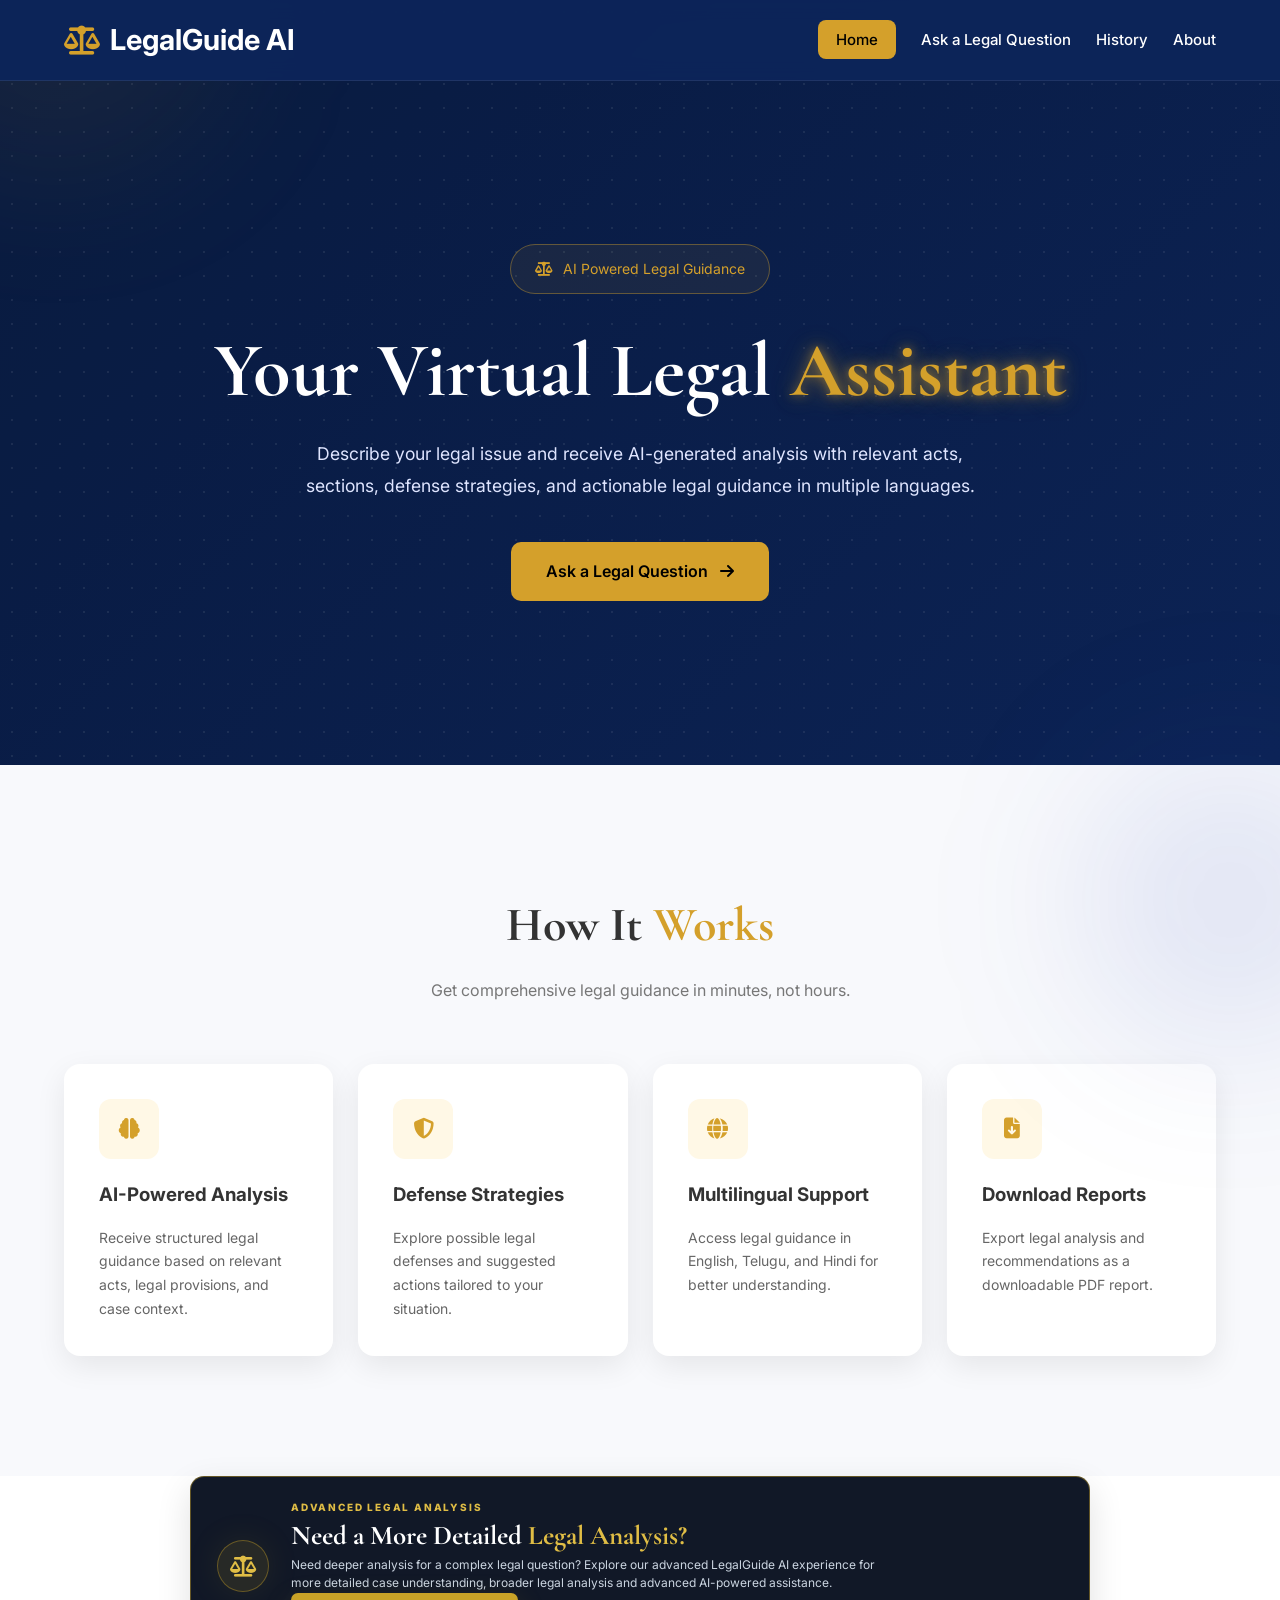
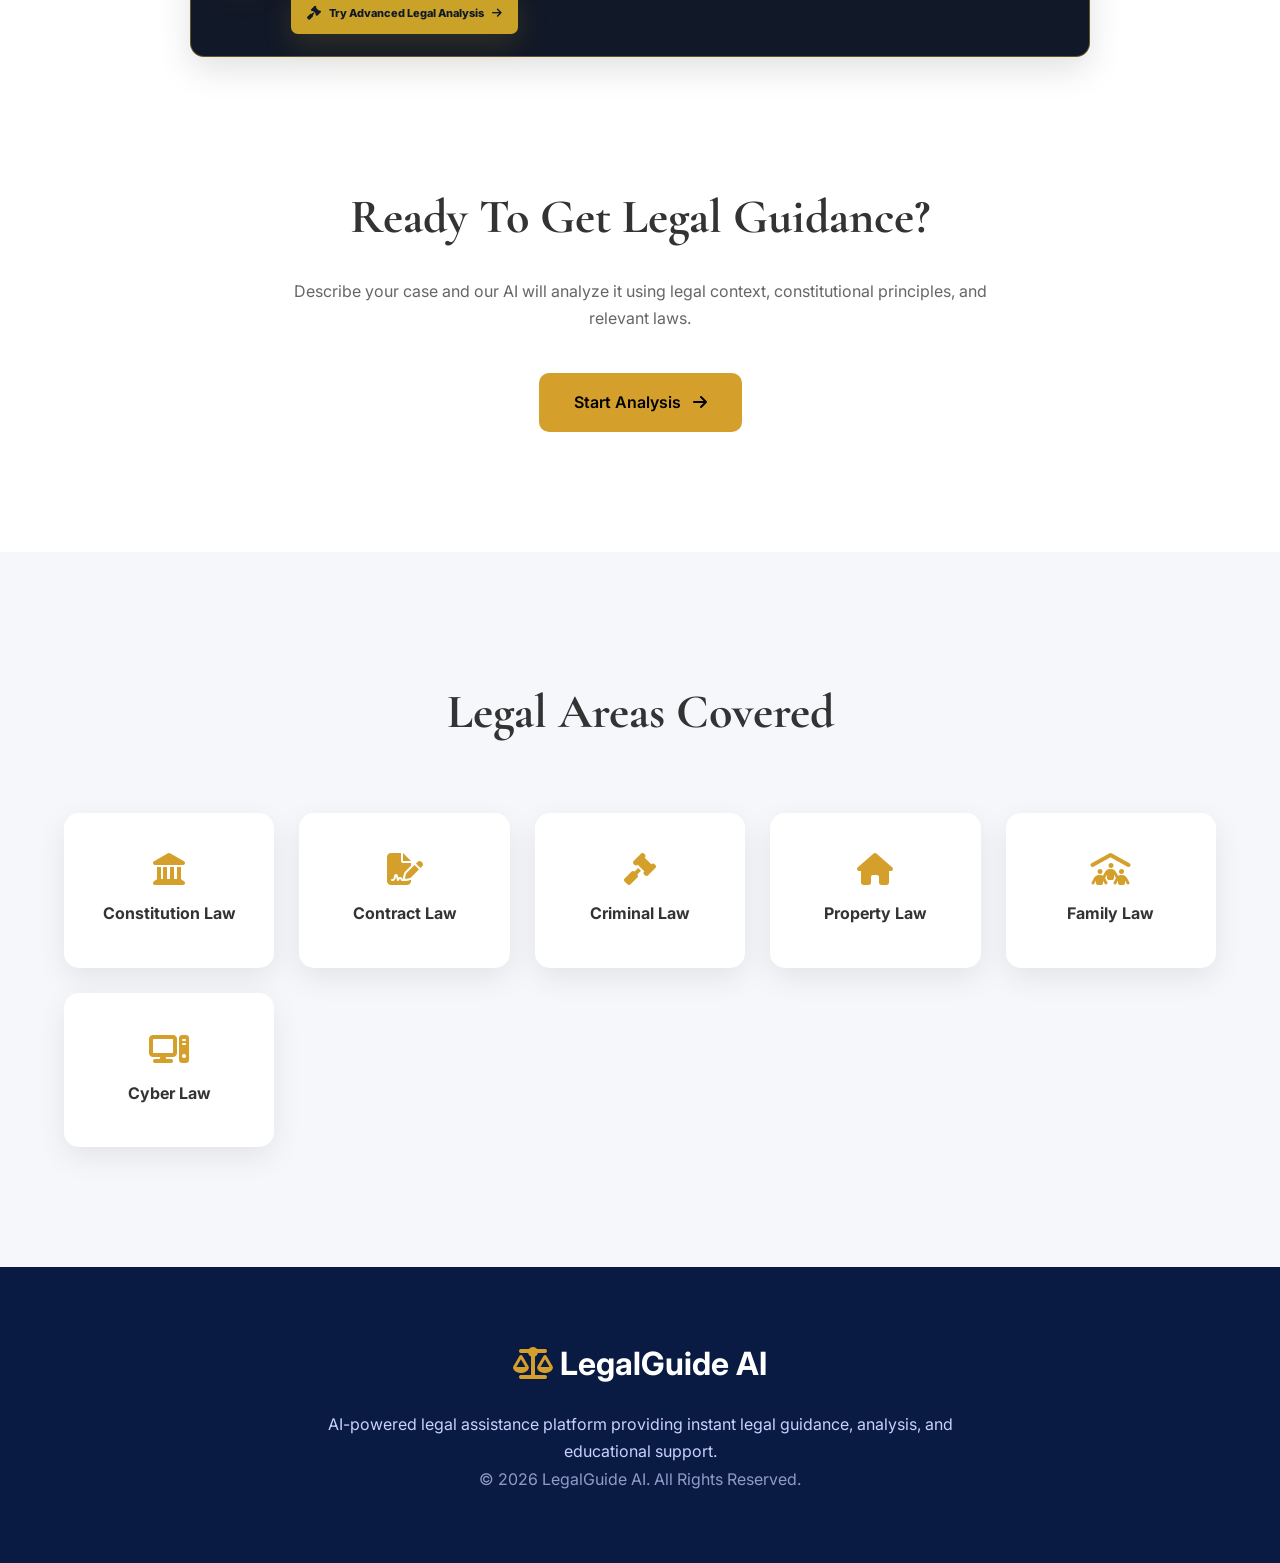
<file: index.html>
<!DOCTYPE html>
<html lang="en">

<head>
    <meta charset="UTF-8">
    <meta name="viewport" content="width=device-width, initial-scale=1.0">

    <meta
        name="description"
        content="LegalGuide AI - AI-powered legal information and educational assistance."
    >

    <title>LegalGuide AI - Your Virtual Legal Assistant</title>

    <!-- Google Fonts -->
    <link
        href="https://fonts.googleapis.com/css2?family=Cormorant+Garamond:wght@500;600;700&family=Inter:wght@300;400;500;600&display=swap"
        rel="stylesheet"
    >

    <!-- Font Awesome -->
    <link
        rel="stylesheet"
        href="https://cdnjs.cloudflare.com/ajax/libs/font-awesome/6.7.1/css/all.min.css"
    >

    <!-- Main CSS -->
    <link rel="stylesheet" href="css/style.css">
</head>

<body>

    <!-- ================= NAVBAR ================= -->

    <header class="navbar">

        <div class="container nav-container">

            <div class="logo">

                <i class="fa-solid fa-scale-balanced"></i>

                <span>
                    LegalGuide AI
                </span>

            </div>

            <nav>

                <ul class="nav-links">

                    <li>
                        <a href="index.html" class="active">
                            Home
                        </a>
                    </li>

                    <li>
                        <a href="ask.html">
                            Ask a Legal Question
                        </a>
                    </li>

                    <li>
                        <a href="history.html">
                            History
                        </a>
                    </li>

                    <li>
                        <a href="about.html">
                            About
                        </a>
                    </li>

                </ul>

            </nav>

        </div>

    </header>


    <!-- ================= HERO SECTION ================= -->

    <section class="hero">

        <div class="hero-overlay"></div>

        <div class="container hero-content">

            <div class="badge">

                <i class="fa-solid fa-scale-balanced"></i>

                AI Powered Legal Guidance

            </div>

            <h1>

                Your Virtual Legal

                <span>
                    Assistant
                </span>

            </h1>

            <p>

                Describe your legal issue and receive AI-generated
                analysis with relevant acts, sections, defense
                strategies, and actionable legal guidance in
                multiple languages.

            </p>

            <a
                href="ask.html"
                class="hero-btn"
            >

                Ask a Legal Question

                <i class="fa-solid fa-arrow-right"></i>

            </a>

        </div>

    </section>


    <!-- ================= HOW IT WORKS ================= -->

    <section class="how-it-works">

        <div class="container">

            <h2>

                How It

                <span>
                    Works
                </span>

            </h2>

            <p class="section-subtitle">

                Get comprehensive legal guidance in minutes,
                not hours.

            </p>


            <div class="card-grid">


                <!-- CARD 1 -->

                <div class="card">

                    <div class="icon-box">

                        <i class="fa-solid fa-brain"></i>

                    </div>

                    <h3>
                        AI-Powered Analysis
                    </h3>

                    <p>

                        Receive structured legal guidance based
                        on relevant acts, legal provisions,
                        and case context.

                    </p>

                </div>


                <!-- CARD 2 -->

                <div class="card">

                    <div class="icon-box">

                        <i class="fa-solid fa-shield-halved"></i>

                    </div>

                    <h3>
                        Defense Strategies
                    </h3>

                    <p>

                        Explore possible legal defenses and
                        suggested actions tailored to your
                        situation.

                    </p>

                </div>


                <!-- CARD 3 -->

                <div class="card">

                    <div class="icon-box">

                        <i class="fa-solid fa-globe"></i>

                    </div>

                    <h3>
                        Multilingual Support
                    </h3>

                    <p>

                        Access legal guidance in English,
                        Telugu, and Hindi for better
                        understanding.

                    </p>

                </div>


                <!-- CARD 4 -->

                <div class="card">

                    <div class="icon-box">

                        <i class="fa-solid fa-file-arrow-down"></i>

                    </div>

                    <h3>
                        Download Reports
                    </h3>

                    <p>

                        Export legal analysis and
                        recommendations as a downloadable
                        PDF report.

                    </p>

                </div>

            </div>

        </div>

    </section>


    <!-- =====================================================
         ADVANCED LEGAL ANALYSIS
         ===================================================== -->

    <section class="advanced-analysis">

        <div class="advanced-container">


            <!-- ICON -->

            <div class="advanced-icon">

                <i class="fa-solid fa-scale-balanced"></i>

            </div>


            <!-- CONTENT -->

            <div class="advanced-content">

                <span class="advanced-label">

                    ADVANCED LEGAL ANALYSIS

                </span>


                <h2>

                    Need a More Detailed

                    <span>
                        Legal Analysis?
                    </span>

                </h2>


                <p>

                    Need deeper analysis for a complex legal
                    question? Explore our advanced LegalGuide AI
                    experience for more detailed case understanding,
                    broader legal analysis and advanced AI-powered
                    assistance.

                </p>


                <a
                    href="https://legal-guide-ai-04.lovable.app"
                    target="_blank"
                    rel="noopener noreferrer"
                    class="advanced-btn"
                >

                    <i class="fa-solid fa-gavel"></i>

                    Try Advanced Legal Analysis

                    <i class="fa-solid fa-arrow-right"></i>

                </a>

            </div>

        </div>

    </section>


    <!-- ================= READY SECTION ================= -->

    <section class="ready-section">

        <div class="container">

            <h2>
                Ready To Get Legal Guidance?
            </h2>

            <p>

                Describe your case and our AI will analyze it
                using legal context, constitutional principles,
                and relevant laws.

            </p>

            <a
                href="ask.html"
                class="hero-btn"
            >

                Start Analysis

                <i class="fa-solid fa-arrow-right"></i>

            </a>

        </div>

    </section>


    <!-- ================= LEGAL CATEGORIES ================= -->

    <section class="categories">

        <div class="container">

            <h2>
                Legal Areas Covered
            </h2>


            <div class="category-grid">


                <!-- CONSTITUTION -->

                <div class="category-card">

                    <i class="fa-solid fa-landmark"></i>

                    <h4>
                        Constitution Law
                    </h4>

                </div>


                <!-- CONTRACT -->

                <div class="category-card">

                    <i class="fa-solid fa-file-signature"></i>

                    <h4>
                        Contract Law
                    </h4>

                </div>


                <!-- CRIMINAL -->

                <div class="category-card">

                    <i class="fa-solid fa-gavel"></i>

                    <h4>
                        Criminal Law
                    </h4>

                </div>


                <!-- PROPERTY -->

                <div class="category-card">

                    <i class="fa-solid fa-house"></i>

                    <h4>
                        Property Law
                    </h4>

                </div>


                <!-- FAMILY -->

                <div class="category-card">

                    <i class="fa-solid fa-people-roof"></i>

                    <h4>
                        Family Law
                    </h4>

                </div>


                <!-- CYBER -->

                <div class="category-card">

                    <i class="fa-solid fa-computer"></i>

                    <h4>
                        Cyber Law
                    </h4>

                </div>


            </div>

        </div>

    </section>


    <!-- ================= FOOTER ================= -->

    <footer>

        <div class="container footer-content">


            <div class="footer-logo">

                <i class="fa-solid fa-scale-balanced"></i>

                LegalGuide AI

            </div>


            <p>

                AI-powered legal assistance platform providing
                instant legal guidance, analysis, and
                educational support.

            </p>


            <p class="copyright">

                © 2026 LegalGuide AI.
                All Rights Reserved.

            </p>

        </div>

    </footer>


    <!-- ================= JAVASCRIPT ================= -->

    <script src="js/main.js"></script>

</body>

</html>
</file>
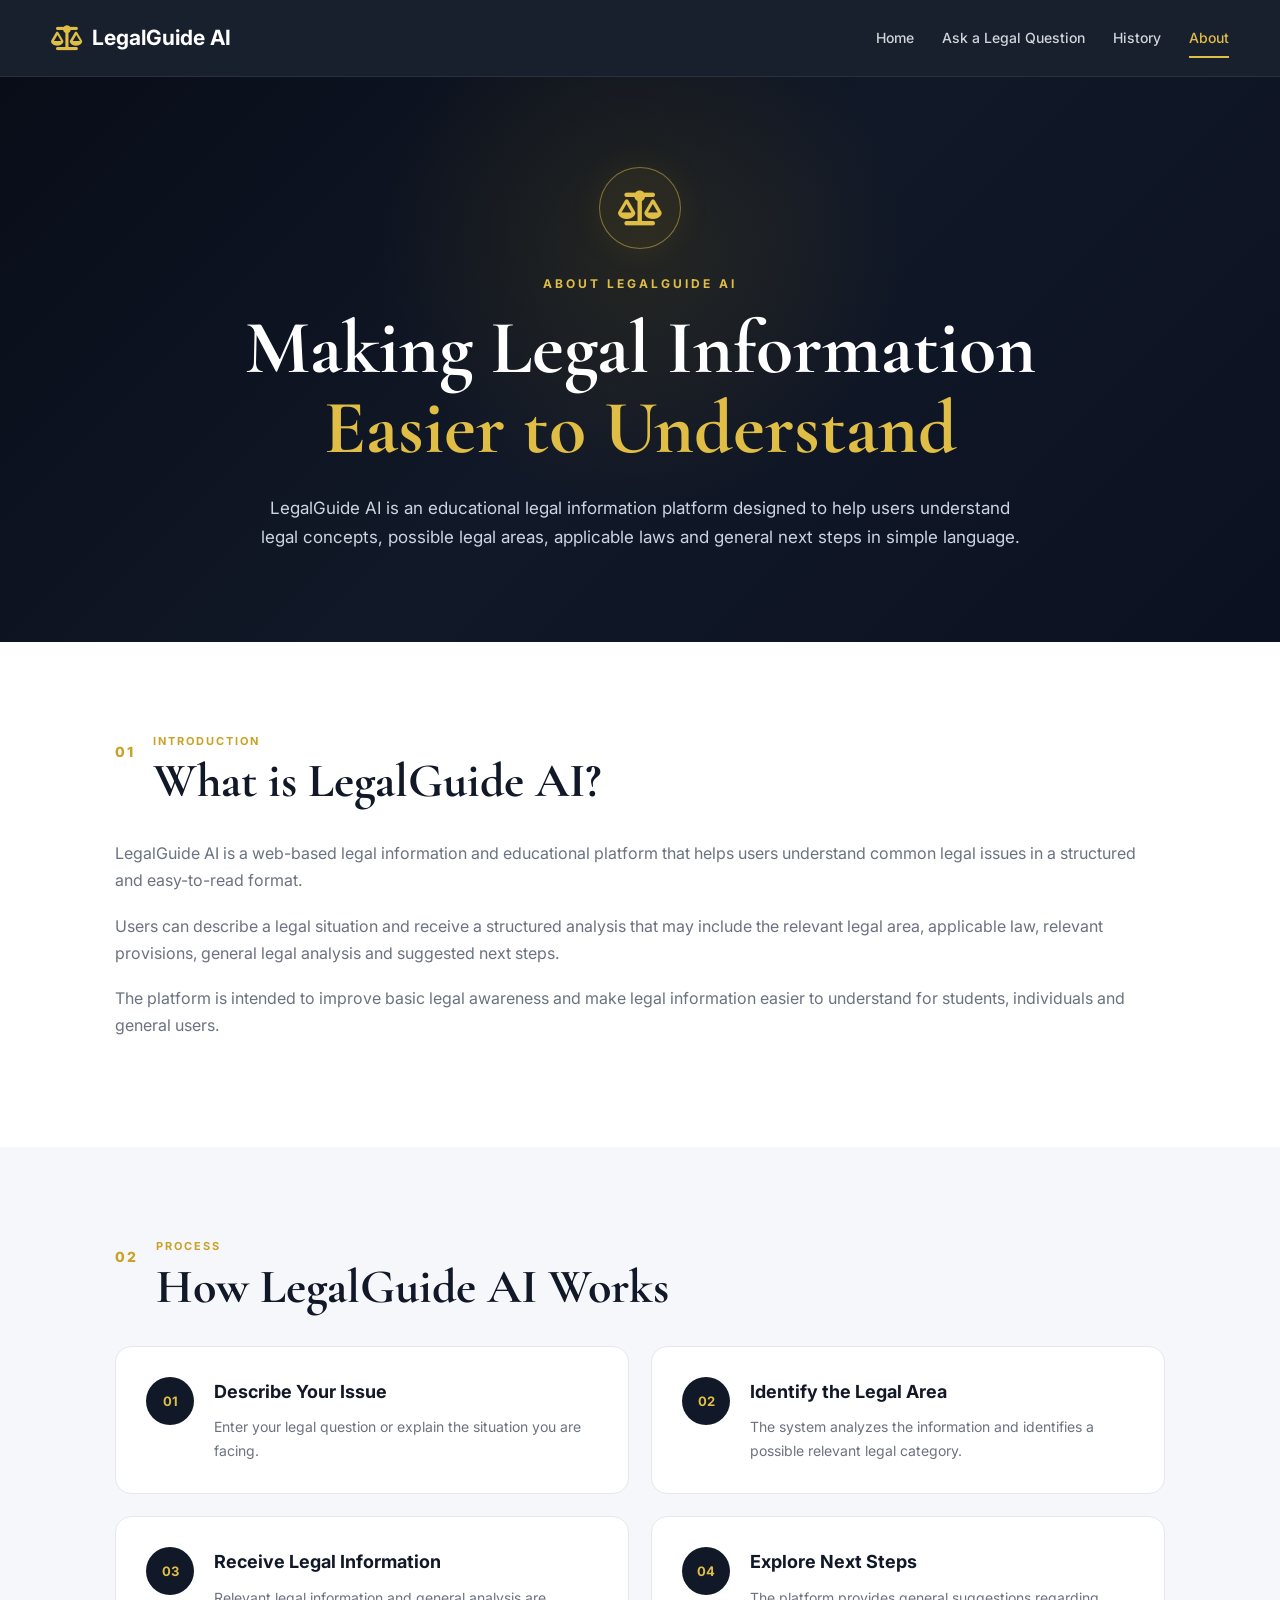
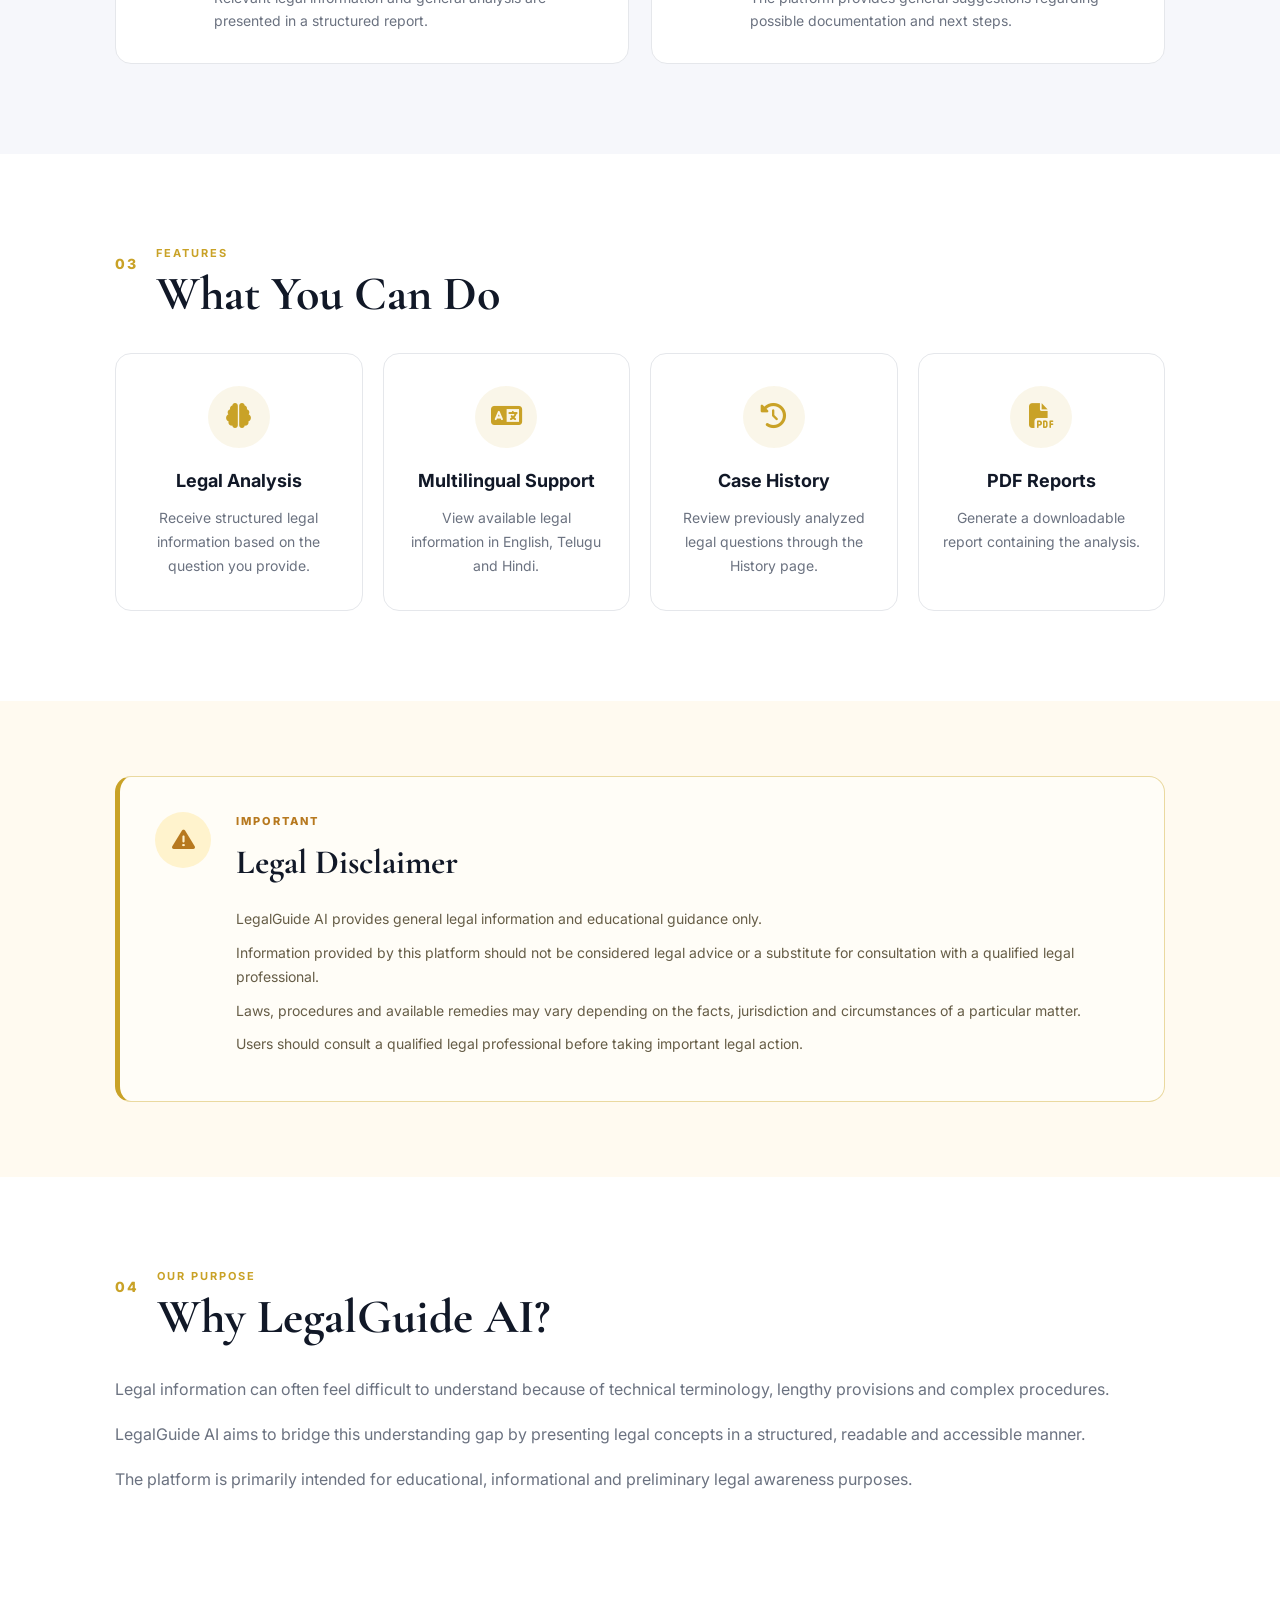
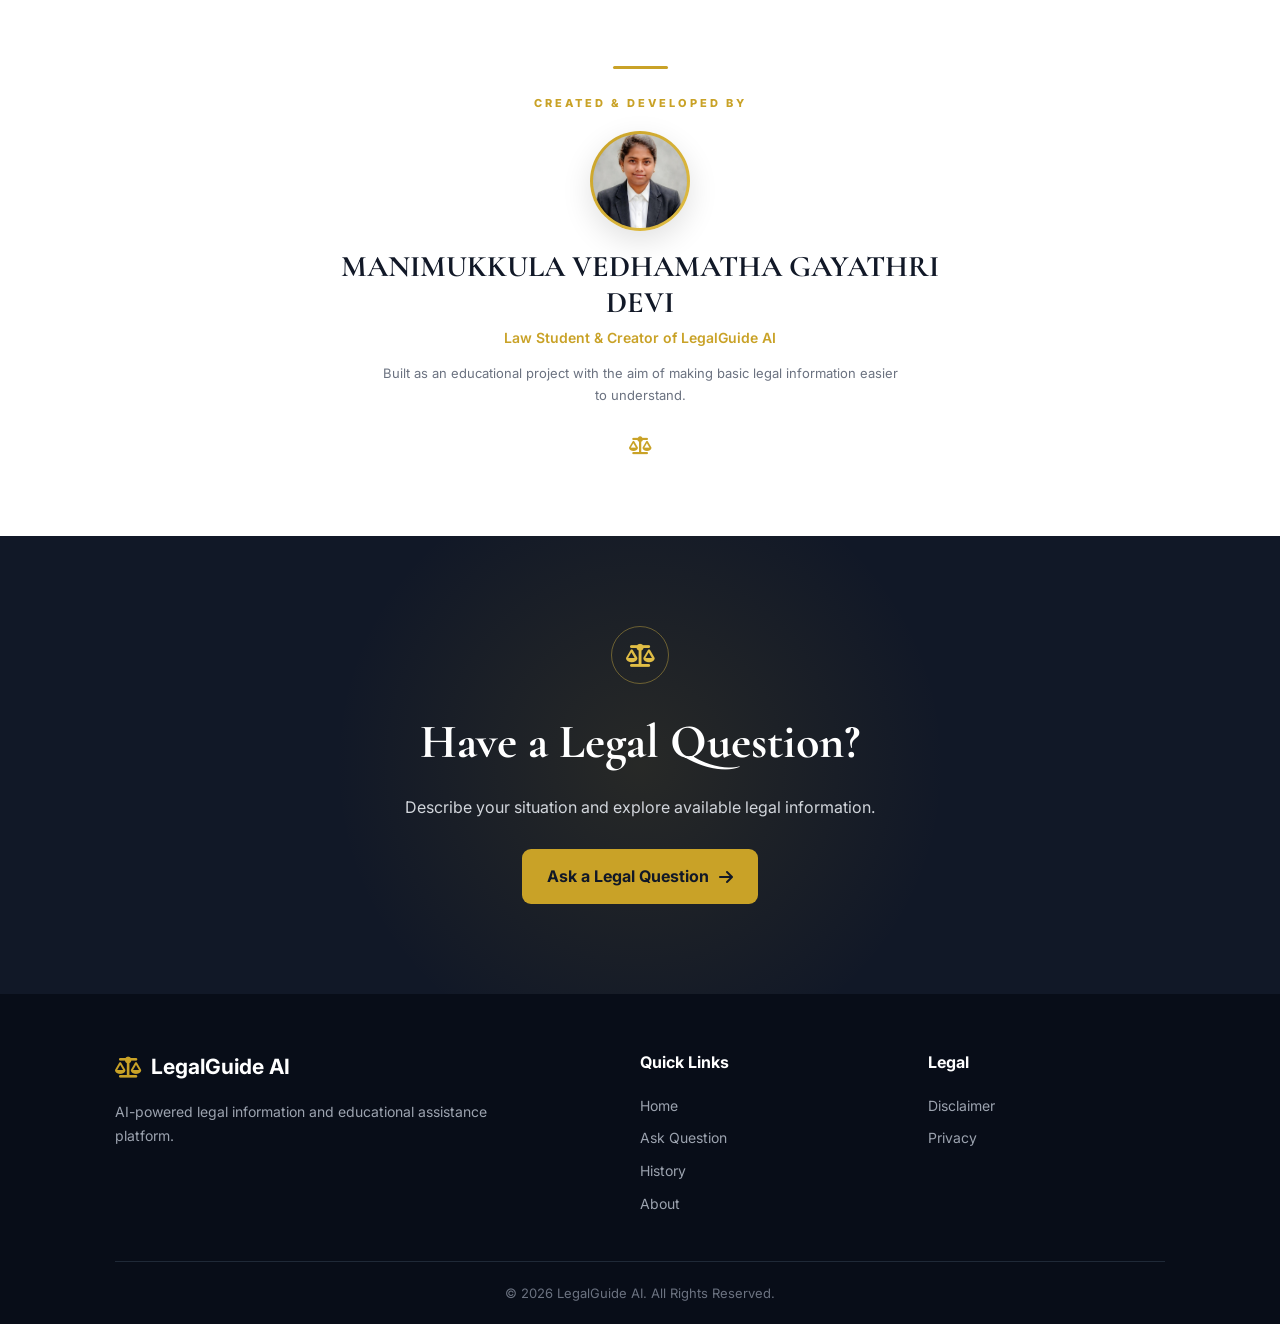
<file: about.html>
<!DOCTYPE html>
<html lang="en">

<head>

    <meta charset="UTF-8">

    <meta
        name="viewport"
        content="width=device-width, initial-scale=1.0"
    >

    <meta
        name="description"
        content="About LegalGuide AI - An AI-powered legal information and educational platform."
    >

    <title>About | LegalGuide AI</title>


    <!-- Google Fonts -->

    <link
        href="https://fonts.googleapis.com/css2?family=Cormorant+Garamond:wght@500;600;700&family=Inter:wght@300;400;500;600;700&display=swap"
        rel="stylesheet"
    >


    <!-- Font Awesome -->

    <link
        rel="stylesheet"
        href="https://cdnjs.cloudflare.com/ajax/libs/font-awesome/6.7.1/css/all.min.css"
    >


    <!-- About CSS -->

    <link
        rel="stylesheet"
        href="css/about.css"
    >

</head>


<body>


<!-- =========================================================
     NAVBAR
========================================================= -->

<header class="navbar">

    <div class="container nav-container">


        <a
            href="index.html"
            class="logo"
        >

            <i class="fa-solid fa-scale-balanced"></i>

            <span>
                LegalGuide AI
            </span>

        </a>


        <nav class="nav-links">

            <a href="index.html">
                Home
            </a>

            <a href="ask.html">
                Ask a Legal Question
            </a>

            <a href="history.html">
                History
            </a>

            <a
                href="about.html"
                class="active"
            >
                About
            </a>

        </nav>

    </div>

</header>



<!-- =========================================================
     HERO
========================================================= -->

<section class="about-hero">

    <div class="hero-content">


        <div class="hero-icon">

            <i class="fa-solid fa-scale-balanced"></i>

        </div>


        <div class="hero-badge">
            ABOUT LEGALGUIDE AI
        </div>


        <h1>

            Making Legal Information

            <span>
                Easier to Understand
            </span>

        </h1>


        <p>

            LegalGuide AI is an educational legal information
            platform designed to help users understand legal
            concepts, possible legal areas, applicable laws
            and general next steps in simple language.

        </p>

    </div>

</section>



<!-- =========================================================
     INTRODUCTION
========================================================= -->

<section class="section">

    <div class="content">


        <div class="section-heading">

            <span>
                01
            </span>

            <div>

                <small>
                    INTRODUCTION
                </small>

                <h2>
                    What is LegalGuide AI?
                </h2>

            </div>

        </div>


        <p>

            LegalGuide AI is a web-based legal information
            and educational platform that helps users
            understand common legal issues in a structured
            and easy-to-read format.

        </p>


        <p>

            Users can describe a legal situation and receive
            a structured analysis that may include the
            relevant legal area, applicable law, relevant
            provisions, general legal analysis and suggested
            next steps.

        </p>


        <p>

            The platform is intended to improve basic legal
            awareness and make legal information easier to
            understand for students, individuals and general
            users.

        </p>

    </div>

</section>



<!-- =========================================================
     HOW IT WORKS
========================================================= -->

<section class="section alternate">

    <div class="content">


        <div class="section-heading">

            <span>
                02
            </span>

            <div>

                <small>
                    PROCESS
                </small>

                <h2>
                    How LegalGuide AI Works
                </h2>

            </div>

        </div>


        <div class="steps">


            <div class="step">

                <div class="step-number">
                    01
                </div>

                <div class="step-content">

                    <h3>
                        Describe Your Issue
                    </h3>

                    <p>
                        Enter your legal question or explain
                        the situation you are facing.
                    </p>

                </div>

            </div>



            <div class="step">

                <div class="step-number">
                    02
                </div>

                <div class="step-content">

                    <h3>
                        Identify the Legal Area
                    </h3>

                    <p>
                        The system analyzes the information
                        and identifies a possible relevant
                        legal category.
                    </p>

                </div>

            </div>



            <div class="step">

                <div class="step-number">
                    03
                </div>

                <div class="step-content">

                    <h3>
                        Receive Legal Information
                    </h3>

                    <p>
                        Relevant legal information and general
                        analysis are presented in a structured
                        report.
                    </p>

                </div>

            </div>



            <div class="step">

                <div class="step-number">
                    04
                </div>

                <div class="step-content">

                    <h3>
                        Explore Next Steps
                    </h3>

                    <p>
                        The platform provides general suggestions
                        regarding possible documentation and
                        next steps.
                    </p>

                </div>

            </div>


        </div>

    </div>

</section>



<!-- =========================================================
     FEATURES
========================================================= -->

<section class="section">

    <div class="content">


        <div class="section-heading">

            <span>
                03
            </span>

            <div>

                <small>
                    FEATURES
                </small>

                <h2>
                    What You Can Do
                </h2>

            </div>

        </div>


        <div class="feature-grid">


            <div class="feature-card">

                <div class="feature-icon">

                    <i class="fa-solid fa-brain"></i>

                </div>

                <h3>
                    Legal Analysis
                </h3>

                <p>
                    Receive structured legal information
                    based on the question you provide.
                </p>

            </div>



            <div class="feature-card">

                <div class="feature-icon">

                    <i class="fa-solid fa-language"></i>

                </div>

                <h3>
                    Multilingual Support
                </h3>

                <p>
                    View available legal information in
                    English, Telugu and Hindi.
                </p>

            </div>



            <div class="feature-card">

                <div class="feature-icon">

                    <i class="fa-solid fa-clock-rotate-left"></i>

                </div>

                <h3>
                    Case History
                </h3>

                <p>
                    Review previously analyzed legal
                    questions through the History page.
                </p>

            </div>



            <div class="feature-card">

                <div class="feature-icon">

                    <i class="fa-solid fa-file-pdf"></i>

                </div>

                <h3>
                    PDF Reports
                </h3>

                <p>
                    Generate a downloadable report
                    containing the analysis.
                </p>

            </div>


        </div>

    </div>

</section>



<!-- =========================================================
     DISCLAIMER
========================================================= -->

<section class="disclaimer-section">

    <div class="disclaimer">


        <div class="warning-icon">

            <i class="fa-solid fa-triangle-exclamation"></i>

        </div>


        <div>

            <span class="disclaimer-label">
                IMPORTANT
            </span>

            <h2>
                Legal Disclaimer
            </h2>

            <p>
                LegalGuide AI provides general legal
                information and educational guidance only.
            </p>

            <p>
                Information provided by this platform should
                not be considered legal advice or a substitute
                for consultation with a qualified legal
                professional.
            </p>

            <p>
                Laws, procedures and available remedies may
                vary depending on the facts, jurisdiction
                and circumstances of a particular matter.
            </p>

            <p>
                Users should consult a qualified legal
                professional before taking important legal
                action.
            </p>

        </div>

    </div>

</section>



<!-- =========================================================
     PURPOSE
========================================================= -->

<section class="section">

    <div class="content">


        <div class="section-heading">

            <span>
                04
            </span>

            <div>

                <small>
                    OUR PURPOSE
                </small>

                <h2>
                    Why LegalGuide AI?
                </h2>

            </div>

        </div>


        <p>

            Legal information can often feel difficult to
            understand because of technical terminology,
            lengthy provisions and complex procedures.

        </p>


        <p>

            LegalGuide AI aims to bridge this understanding
            gap by presenting legal concepts in a structured,
            readable and accessible manner.

        </p>


        <p>

            The platform is primarily intended for educational,
            informational and preliminary legal awareness
            purposes.

        </p>

    </div>

</section>



<!-- =========================================================
     CREATOR
========================================================= -->

<section class="creator-section">

    <div class="creator-content">


        <div class="creator-line"></div>


        <span class="creator-label">
            CREATED & DEVELOPED BY
        </span>


        <div class="creator-photo-wrapper">

            <img
                src="gayathri.jpg"
                alt="Manimukkula Vedhamatha Gayathri Devi"
                class="creator-image"
            >

        </div>


        <h2>
            MANIMUKKULA VEDHAMATHA GAYATHRI DEVI
        </h2>


        <p class="creator-role">
            Law Student & Creator of LegalGuide AI
        </p>


        <p class="creator-note">

            Built as an educational project with the aim of
            making basic legal information easier to understand.

        </p>


        <div class="creator-divider">

            <i class="fa-solid fa-scale-balanced"></i>

        </div>

    </div>

</section>



<!-- =========================================================
     CTA
========================================================= -->

<section class="cta">

    <div class="cta-content">


        <div class="cta-icon">

            <i class="fa-solid fa-scale-balanced"></i>

        </div>


        <h2>
            Have a Legal Question?
        </h2>


        <p>

            Describe your situation and explore
            available legal information.

        </p>


        <a href="ask.html">

            Ask a Legal Question

            <i class="fa-solid fa-arrow-right"></i>

        </a>

    </div>

</section>



<!-- =========================================================
     FOOTER
========================================================= -->

<footer>

    <div class="footer-container">


        <div class="footer-brand">

            <div class="footer-logo">

                <i class="fa-solid fa-scale-balanced"></i>

                <span>
                    LegalGuide AI
                </span>

            </div>


            <p>

                AI-powered legal information and
                educational assistance platform.

            </p>

        </div>



        <div class="footer-links">

            <h3>
                Quick Links
            </h3>

            <a href="index.html">
                Home
            </a>

            <a href="ask.html">
                Ask Question
            </a>

            <a href="history.html">
                History
            </a>

            <a href="about.html">
                About
            </a>

        </div>



        <div class="footer-links">

            <h3>
                Legal
            </h3>

            <a href="#disclaimer">
                Disclaimer
            </a>

            <a href="#privacy">
                Privacy
            </a>

        </div>


    </div>


    <div class="copyright">

        © 2026 LegalGuide AI.
        All Rights Reserved.

    </div>

</footer>


</body>

</html>
</file>
<file: css/style.css>
/* ===================================
   LEGALGUIDE AI - STYLE.CSS
=================================== */

@import url('https://fonts.googleapis.com/css2?family=Inter:wght@300;400;500;600;700&family=Cormorant+Garamond:wght@500;600;700&display=swap');

html{
    scroll-behavior:smooth;
}

*{
    margin:0;
    padding:0;
    box-sizing:border-box;
}

:root{
    --navy:#0d2559;
    --navy-dark:#091b42;
    --gold:#d4a02b;
    --white:#ffffff;
    --light:#f8f9fc;
    --text:#333333;
    --shadow:0 10px 30px rgba(0,0,0,0.08);
}

body{
    font-family:'Inter',sans-serif;
    background:#ffffff;
    color:var(--text);
    line-height:1.7;
    overflow-x:hidden;
}

.container{
    width:90%;
    max-width:1200px;
    margin:auto;
}

a{
    text-decoration:none;
}

ul{
    list-style:none;
}

/* ===================================
   NAVBAR
=================================== */

.navbar{
    position:fixed;
    top:0;
    left:0;
    width:100%;
    z-index:1000;

    background:rgba(13,37,89,0.97);

    backdrop-filter:blur(10px);

    border-bottom:
    1px solid rgba(255,255,255,.08);
}

.nav-container{
    height:80px;

    display:flex;
    justify-content:space-between;
    align-items:center;
}

.logo{
    display:flex;
    align-items:center;
    gap:10px;

    color:white;

    font-size:1.8rem;
    font-weight:700;
}

.logo i{
    color:var(--gold);
}

.nav-links{
    display:flex;
    gap:25px;
}

.nav-links a{
    color:white;
    font-size:15px;
    font-weight:500;

    transition:.3s;
}

.nav-links a:hover{
    color:var(--gold);
}

.active{
    background:var(--gold);
    color:black !important;

    padding:10px 18px;
    border-radius:8px;
}

/* ===================================
   HERO SECTION
=================================== */

.hero{

    min-height:85vh;

    background:
    linear-gradient(
    135deg,
    #091b42 0%,
    #0d2559 100%
    );

    position:relative;

    display:flex;
    justify-content:center;
    align-items:center;

    overflow:hidden;
}

.hero::before{

    content:"";

    position:absolute;
    inset:0;

    background-image:
    radial-gradient(
    rgba(255,255,255,.08) 1px,
    transparent 1px
    );

    background-size:24px 24px;
}

.hero-overlay{
    position:absolute;
    inset:0;

    background:
    rgba(0,0,0,.05);
}

.hero-content{

    position:relative;
    z-index:10;

    text-align:center;

    color:white;

    max-width:900px;

    padding-top:80px;
}

.badge{

    display:inline-flex;
    align-items:center;
    gap:10px;

    padding:12px 24px;

    border-radius:50px;

    background:
    rgba(212,160,43,.08);

    border:
    1px solid rgba(212,160,43,.4);

    color:var(--gold);

    font-size:14px;

    margin-bottom:35px;
}

.hero h1{

    font-family:
    'Cormorant Garamond',serif;

    font-size:4.8rem;

    line-height:1.1;

    margin-bottom:25px;
}

.hero h1 span{

    color:var(--gold);

    text-shadow:
    0 0 10px rgba(212,160,43,.5),
    0 0 20px rgba(212,160,43,.4),
    0 0 30px rgba(212,160,43,.3);
}

.hero p{

    max-width:700px;

    margin:auto;

    font-size:1.1rem;

    color:#dfe5ff;

    line-height:1.8;

    margin-bottom:40px;
}

.hero-btn{

    display:inline-flex;
    align-items:center;
    gap:12px;

    background:var(--gold);

    color:black;

    padding:16px 35px;

    border-radius:10px;

    font-weight:600;

    transition:.3s;
}

.hero-btn:hover{

    transform:
    translateY(-5px);

    box-shadow:
    0 15px 35px
    rgba(212,160,43,.4);
}

/* ===================================
   HOW IT WORKS
=================================== */

.how-it-works{

    background:#f8f9fc;

    padding:120px 0;
}

.how-it-works h2{

    text-align:center;

    font-size:3rem;

    font-family:
    'Cormorant Garamond',serif;

    margin-bottom:10px;
}

.how-it-works h2 span{
    color:var(--gold);
}

.section-subtitle{

    text-align:center;

    color:#777;

    margin-bottom:60px;
}

.card-grid{

    display:grid;

    grid-template-columns:
    repeat(auto-fit,minmax(250px,1fr));

    gap:25px;
}

.card{

    background:white;

    padding:35px;

    border-radius:16px;

    box-shadow:var(--shadow);

    transition:.3s;
}

.card:hover{

    transform:
    translateY(-10px);

    box-shadow:
    0 20px 40px rgba(0,0,0,.12);
}

.icon-box{

    width:60px;
    height:60px;

    display:flex;
    justify-content:center;
    align-items:center;

    border-radius:12px;

    background:#fff8e6;

    color:var(--gold);

    font-size:1.3rem;

    margin-bottom:20px;
}

.card h3{
    margin-bottom:15px;
}

.card p{
    color:#666;
    font-size:14px;
}

/* ===================================
   READY SECTION
=================================== */

.ready-section{

    background:white;

    padding:120px 20px;

    text-align:center;
}

.ready-section h2{

    font-family:
    'Cormorant Garamond',serif;

    font-size:3rem;

    margin-bottom:20px;
}

.ready-section p{

    max-width:700px;

    margin:auto;

    color:#666;

    margin-bottom:40px;
}

/* ===================================
   LEGAL CATEGORIES
=================================== */

.categories{

    background:#f5f7fb;

    padding:120px 0;
}

.categories h2{

    text-align:center;

    font-size:3rem;

    font-family:
    'Cormorant Garamond',serif;

    margin-bottom:60px;
}

.category-grid{

    display:grid;

    grid-template-columns:
    repeat(auto-fit,minmax(180px,1fr));

    gap:25px;
}

.category-card{

    background:white;

    padding:40px 20px;

    text-align:center;

    border-radius:15px;

    box-shadow:var(--shadow);

    transition:.3s;
}

.category-card:hover{

    transform:
    translateY(-10px);

    box-shadow:
    0 20px 40px rgba(0,0,0,.12);
}

.category-card i{

    font-size:2rem;

    color:var(--gold);

    margin-bottom:15px;
}

.category-card h4{
    font-size:1rem;
}

/* ===================================
   FOOTER
=================================== */

footer{

    background:#091b42;

    color:white;

    padding:70px 20px;
}

.footer-content{
    text-align:center;
}

.footer-logo{

    font-size:2rem;

    font-weight:700;

    margin-bottom:20px;
}

.footer-logo i{
    color:var(--gold);
}

.footer-content p{

    color:#c9d1ff;

    max-width:700px;

    margin:auto;
}

.copyright{

    margin-top:30px;

    opacity:.7;
}

/* ===================================
   RESPONSIVE
=================================== */

@media(max-width:992px){

    .hero h1{
        font-size:4rem;
    }

}

@media(max-width:768px){

    .nav-container{
        flex-direction:column;
        height:auto;
        padding:15px;
    }

    .nav-links{
        margin-top:15px;
        flex-wrap:wrap;
        justify-content:center;
    }

    .hero{
        min-height:90vh;
    }

    .hero-content{
        padding-top:120px;
    }

    .hero h1{
        font-size:3rem;
    }

    .hero p{
        font-size:1rem;
        padding:0 10px;
    }

    .how-it-works h2,
    .ready-section h2,
    .categories h2{
        font-size:2.2rem;
    }

    .hero-btn{
        padding:14px 24px;
    }
}

@media(max-width:480px){

    .hero h1{
        font-size:2.4rem;
    }

    .logo{
        font-size:1.4rem;
    }

    .badge{
        font-size:12px;
    }
}
```css
/* =========================================================
   LEGALGUIDE AI
   ADVANCED LEGAL ANALYSIS SECTION
   Add this to the bottom of css/style.css
   ========================================================= */


/* ================= ADVANCED SECTION ================= */

.advanced-analysis {
    position: relative;

    padding: 90px 20px;

    background:
        radial-gradient(
            circle at 15% 50%,
            rgba(201, 162, 39, 0.10),
            transparent 35%
        ),
        radial-gradient(
            circle at 85% 50%,
            rgba(59, 130, 246, 0.08),
            transparent 35%
        ),
        linear-gradient(
            135deg,
            #060b14 0%,
            #0b1120 45%,
            #111827 100%
        );

    overflow: hidden;
}


/* subtle background glow */

.advanced-analysis::before {
    content: "";

    position: absolute;

    width: 350px;
    height: 350px;

    top: -180px;
    left: -120px;

    border-radius: 50%;

    background: rgba(201, 162, 39, 0.08);

    filter: blur(80px);

    pointer-events: none;
}


.advanced-analysis::after {
    content: "";

    position: absolute;

    width: 300px;
    height: 300px;

    bottom: -150px;
    right: -100px;

    border-radius: 50%;

    background: rgba(30, 64, 175, 0.10);

    filter: blur(80px);

    pointer-events: none;
}


/* ================= CONTAINER ================= */

.advanced-container {

    position: relative;

    z-index: 2;

    max-width: 1100px;

    margin: 0 auto;

    display: flex;

    align-items: center;

    gap: 40px;

    padding: 48px;

    border-radius: 24px;

    border: 1px solid
        rgba(201, 162, 39, 0.30);

    background:
        linear-gradient(
            135deg,
            rgba(255,255,255,0.055),
            rgba(255,255,255,0.018)
        );

    backdrop-filter: blur(15px);

    -webkit-backdrop-filter: blur(15px);

    box-shadow:
        0 30px 80px rgba(0,0,0,0.40);

    transition:
        transform 0.4s ease,
        border-color 0.4s ease,
        box-shadow 0.4s ease;
}


.advanced-container:hover {

    transform: translateY(-5px);

    border-color:
        rgba(201, 162, 39, 0.55);

    box-shadow:
        0 40px 90px rgba(0,0,0,0.48),
        0 0 45px rgba(201,162,39,0.07);
}


/* ================= ICON ================= */

.advanced-icon {

    flex-shrink: 0;

    width: 88px;
    height: 88px;

    display: flex;

    align-items: center;

    justify-content: center;

    border-radius: 50%;

    border: 1px solid
        rgba(201,162,39,0.55);

    background:
        radial-gradient(
            circle,
            rgba(201,162,39,0.16),
            rgba(201,162,39,0.04)
        );

    box-shadow:
        0 0 35px rgba(201,162,39,0.10);
}


.advanced-icon i {

    color: #e0bd45;

    font-size: 34px;

    transition:
        transform 0.4s ease;
}


.advanced-container:hover
.advanced-icon i {

    transform:
        rotate(-8deg)
        scale(1.08);
}


/* ================= CONTENT ================= */

.advanced-content {

    flex: 1;

    min-width: 0;
}


/* ================= LABEL ================= */

.advanced-label {

    display: inline-flex;

    align-items: center;

    gap: 8px;

    margin-bottom: 12px;

    color: #e0bd45;

    font-size: 11px;

    font-weight: 800;

    letter-spacing: 2.5px;

    text-transform: uppercase;
}


.advanced-label::before {

    content: "";

    width: 28px;

    height: 1px;

    background: #c9a227;
}


/* ================= HEADING ================= */

.advanced-content h2 {

    margin: 0 0 16px;

    color: #ffffff;

    font-family:
        "Cormorant Garamond",
        serif;

    font-size:
        clamp(34px, 5vw, 52px);

    line-height: 1.08;

    font-weight: 700;
}


.advanced-content h2 span {

    color: #e0bd45;
}


/* ================= DESCRIPTION ================= */

.advanced-content p {

    max-width: 720px;

    margin: 0 0 28px;

    color: #cbd5e1;

    font-size: 15px;

    line-height: 1.8;
}


/* ================= BUTTON ================= */

.advanced-btn {

    display: inline-flex;

    align-items: center;

    justify-content: center;

    gap: 11px;

    padding: 15px 25px;

    border-radius: 9px;

    background:
        linear-gradient(
            135deg,
            #c9a227,
            #e0bd45
        );

    color: #111827;

    text-decoration: none;

    font-size: 14px;

    font-weight: 800;

    box-shadow:
        0 10px 30px
        rgba(201,162,39,0.18);

    transition:
        transform 0.3s ease,
        box-shadow 0.3s ease,
        background 0.3s ease;
}


.advanced-btn:hover {

    transform:
        translateY(-3px);

    background:
        linear-gradient(
            135deg,
            #e0bd45,
            #f0d36a
        );

    box-shadow:
        0 16px 38px
        rgba(201,162,39,0.28);
}


.advanced-btn i:first-child {

    font-size: 14px;
}


.advanced-btn i:last-child {

    transition:
        transform 0.3s ease;
}


.advanced-btn:hover
i:last-child {

    transform:
        translateX(5px);
}


/* ================= MOBILE ================= */

@media (max-width: 800px) {

    .advanced-analysis {

        padding: 70px 18px;

    }


    .advanced-container {

        flex-direction: column;

        align-items: flex-start;

        gap: 25px;

        padding: 35px 28px;

        border-radius: 20px;

    }


    .advanced-icon {

        width: 72px;

        height: 72px;

    }


    .advanced-icon i {

        font-size: 28px;

    }


    .advanced-content h2 {

        font-size: 38px;

    }

}


/* ================= SMALL MOBILE ================= */

@media (max-width: 500px) {

    .advanced-analysis {

        padding: 55px 15px;

    }


    .advanced-container {

        padding: 28px 22px;

    }


    .advanced-content h2 {

        font-size: 34px;

    }


    .advanced-content p {

        font-size: 14px;

        line-height: 1.7;

    }


    .advanced-btn {

        width: 100%;

        padding: 15px 18px;

        font-size: 13px;

    }

}

```css
/* =========================================================
   COMPACT ADVANCED LEGAL ANALYSIS
   ========================================================= */

.advanced-analysis {
    padding: 35px 20px;
    background: #f7f8fb;
}

.advanced-container {
    max-width: 900px;
    margin: 0 auto;

    display: flex;
    align-items: center;
    gap: 22px;

    padding: 22px 26px;

    background: #111827;

    border: 1px solid rgba(201, 162, 39, 0.45);

    border-radius: 14px;

    box-shadow:
        0 12px 35px rgba(0, 0, 0, 0.12);

    transition: all 0.3s ease;
}

.advanced-container:hover {
    transform: translateY(-3px);

    border-color: #c9a227;

    box-shadow:
        0 16px 40px rgba(0, 0, 0, 0.16);
}


/* ================= ICON ================= */

.advanced-icon {
    flex-shrink: 0;

    width: 52px;
    height: 52px;

    display: flex;
    align-items: center;
    justify-content: center;

    border-radius: 50%;

    background: rgba(201, 162, 39, 0.12);

    border: 1px solid rgba(201, 162, 39, 0.4);
}

.advanced-icon i {
    color: #e0bd45;

    font-size: 21px;
}


/* ================= CONTENT ================= */

.advanced-content {
    flex: 1;
}


/* ================= LABEL ================= */

.advanced-label {
    display: block;

    margin-bottom: 4px;

    color: #e0bd45;

    font-size: 10px;

    font-weight: 800;

    letter-spacing: 1.8px;

    text-transform: uppercase;
}


/* ================= TITLE ================= */

.advanced-content h2 {
    margin: 0 0 5px;

    color: #ffffff;

    font-family:
        "Cormorant Garamond",
        serif;

    font-size: 27px;

    line-height: 1.15;
}

.advanced-content h2 span {
    color: #e0bd45;
}


/* ================= DESCRIPTION ================= */

.advanced-content p {
    margin: 0;

    max-width: 600px;

    color: #cbd5e1;

    font-size: 12px;

    line-height: 1.55;
}


/* ================= BUTTON ================= */

.advanced-btn {
    flex-shrink: 0;

    display: inline-flex;

    align-items: center;

    gap: 8px;

    padding: 11px 16px;

    background: #c9a227;

    color: #111827;

    text-decoration: none;

    border-radius: 7px;

    font-size: 11px;

    font-weight: 800;

    white-space: nowrap;

    transition: all 0.3s ease;
}

.advanced-btn:hover {
    background: #e0bd45;

    transform: translateY(-2px);

    box-shadow:
        0 8px 20px rgba(201, 162, 39, 0.25);
}

.advanced-btn i {
    font-size: 11px;
}


/* ================= TABLET ================= */

@media (max-width: 750px) {

    .advanced-container {
        flex-wrap: wrap;

        padding: 22px;
    }

    .advanced-content {
        min-width: 200px;
    }

    .advanced-btn {
        margin-left: 74px;
    }
}


/* ================= MOBILE ================= */

@media (max-width: 500px) {

    .advanced-analysis {
        padding: 25px 15px;
    }

    .advanced-container {
        display: grid;

        grid-template-columns: auto 1fr;

        gap: 15px;

        padding: 20px;
    }

    .advanced-icon {
        width: 46px;
        height: 46px;
    }

    .advanced-icon i {
        font-size: 18px;
    }

    .advanced-content h2 {
        font-size: 23px;
    }

    .advanced-content p {
        font-size: 11px;
    }

    .advanced-btn {
        grid-column: 1 / -1;

        width: 100%;

        justify-content: center;

        margin: 3px 0 0;

        padding: 11px;
    }
}
```
</file>
<file: css/about.css>
/* =========================================================
   LEGALGUIDE AI
   ABOUT PAGE
========================================================= */

* {
    margin: 0;
    padding: 0;
    box-sizing: border-box;
}


:root {

    --navy: #111827;
    --dark: #080d18;

    --gold: #c9a227;
    --gold-light: #e0bd45;

    --white: #ffffff;

    --text: #374151;
    --muted: #6b7280;

    --light: #f6f7fb;

    --border: #e5e7eb;

}


html {
    scroll-behavior: smooth;
}


body {

    font-family: "Inter", sans-serif;

    color: var(--text);

    background: var(--white);

    line-height: 1.7;

}


.container {

    width: min(1200px, 92%);

    margin: auto;

}



/* =========================================================
   NAVBAR
========================================================= */

.navbar {

    position: sticky;

    top: 0;

    z-index: 1000;

    background: rgba(17, 24, 39, 0.97);

    backdrop-filter: blur(12px);

    border-bottom: 1px solid rgba(255,255,255,0.08);

}


.nav-container {

    min-height: 76px;

    display: flex;

    align-items: center;

    justify-content: space-between;

    gap: 30px;

}


.logo {

    color: var(--white);

    text-decoration: none;

    display: flex;

    align-items: center;

    gap: 10px;

    font-size: 21px;

    font-weight: 700;

    white-space: nowrap;

}


.logo i {

    color: var(--gold-light);

    font-size: 25px;

}


.nav-links {

    display: flex;

    align-items: center;

    justify-content: center;

    gap: 28px;

}


.nav-links a {

    position: relative;

    color: #d1d5db;

    text-decoration: none;

    font-size: 14px;

    font-weight: 500;

    padding: 8px 0;

    transition: 0.3s ease;

}


.nav-links a::after {

    content: "";

    position: absolute;

    left: 0;

    bottom: 0;

    width: 0;

    height: 2px;

    background: var(--gold-light);

    transition: 0.3s ease;

}


.nav-links a:hover,

.nav-links a.active {

    color: var(--gold-light);

}


.nav-links a:hover::after,

.nav-links a.active::after {

    width: 100%;

}



/* =========================================================
   HERO
========================================================= */

.about-hero {

    min-height: 500px;

    display: flex;

    align-items: center;

    justify-content: center;

    text-align: center;

    padding: 90px 20px;

    background:

        radial-gradient(
            circle at 50% 30%,
            rgba(187, 145, 7, 0.12),
            transparent 35%
        ),

        linear-gradient(
            135deg,
            #080d18,
            #111827,
            #0b1120
        );

}


.hero-content {

    max-width: 900px;

}


.hero-icon {

    width: 82px;

    height: 82px;

    margin: 0 auto 20px;

    border-radius: 50%;

    display: flex;

    align-items: center;

    justify-content: center;

    border: 1px solid rgba(224,189,69,0.5);

    background: rgba(201,162,39,0.06);

    box-shadow:
        0 0 35px rgba(201,162,39,0.08);

}


.hero-icon i {

    color: var(--gold-light);

    font-size: 35px;

}


.hero-badge {

    display: inline-block;

    color: var(--gold-light);

    font-size: 12px;

    font-weight: 700;

    letter-spacing: 3px;

    margin-bottom: 15px;

}


.about-hero h1 {

    font-family: "Cormorant Garamond", serif;

    color: white;

    font-size: clamp(44px, 7vw, 76px);

    line-height: 1.05;

    margin-bottom: 25px;

}


.about-hero h1 span {

    display: block;

    color: var(--gold-light);

}


.about-hero p {

    max-width: 760px;

    margin: auto;

    color: #cbd5e1;

    font-size: 17px;

}



/* =========================================================
   GENERAL SECTIONS
========================================================= */

.section {

    padding: 90px 20px;

}


.alternate {

    background: var(--light);

}


.content {

    max-width: 1050px;

    margin: auto;

}


.section-heading {

    display: flex;

    align-items: flex-start;

    gap: 18px;

    margin-bottom: 32px;

}


.section-heading > span {

    color: var(--gold);

    font-size: 14px;

    font-weight: 800;

    letter-spacing: 2px;

    padding-top: 8px;

}


.section-heading small {

    display: block;

    color: var(--gold);

    font-size: 11px;

    font-weight: 700;

    letter-spacing: 2px;

    margin-bottom: 5px;

}


.section-heading h2 {

    font-family: "Cormorant Garamond", serif;

    color: var(--navy);

    font-size: clamp(34px, 5vw, 48px);

    line-height: 1.1;

}


.section p {

    color: var(--muted);

    font-size: 16px;

    margin-bottom: 18px;

}



/* =========================================================
   STEPS
========================================================= */

.steps {

    display: grid;

    grid-template-columns: repeat(2, 1fr);

    gap: 22px;

}


.step {

    display: flex;

    gap: 20px;

    padding: 30px;

    background: white;

    border: 1px solid var(--border);

    border-radius: 16px;

    transition: 0.35s ease;

}


.step:hover {

    transform: translateY(-6px);

    border-color: rgba(201,162,39,0.35);

    box-shadow:
        0 18px 45px rgba(0,0,0,0.08);

}


.step-number {

    min-width: 48px;

    width: 48px;

    height: 48px;

    border-radius: 50%;

    background: var(--navy);

    color: var(--gold-light);

    display: flex;

    align-items: center;

    justify-content: center;

    font-size: 13px;

    font-weight: 700;

}


.step-content h3 {

    color: var(--navy);

    font-size: 18px;

    margin-bottom: 8px;

}


.step-content p {

    margin: 0;

    font-size: 14px;

}



/* =========================================================
   FEATURES
========================================================= */

.feature-grid {

    display: grid;

    grid-template-columns: repeat(4, 1fr);

    gap: 20px;

}


.feature-card {

    padding: 32px 22px;

    text-align: center;

    border: 1px solid var(--border);

    border-radius: 16px;

    background: white;

    transition: 0.35s ease;

}


.feature-card:hover {

    transform: translateY(-7px);

    border-color: rgba(201,162,39,0.35);

    box-shadow:
        0 18px 45px rgba(0,0,0,0.08);

}


.feature-icon {

    width: 62px;

    height: 62px;

    margin: 0 auto 18px;

    border-radius: 50%;

    background: rgba(201,162,39,0.1);

    display: flex;

    align-items: center;

    justify-content: center;

}


.feature-icon i {

    color: var(--gold);

    font-size: 25px;

}


.feature-card h3 {

    color: var(--navy);

    margin-bottom: 10px;

    font-size: 18px;

}


.feature-card p {

    font-size: 14px;

    margin: 0;

}



/* =========================================================
   DISCLAIMER
========================================================= */

.disclaimer-section {

    padding: 75px 20px;

    background: #fffaf0;

}


.disclaimer {

    max-width: 1050px;

    margin: auto;

    padding: 35px;

    display: flex;

    gap: 25px;

    border: 1px solid #ead9a0;

    border-left: 5px solid var(--gold);

    border-radius: 16px;

    background: #fffdf7;

}


.warning-icon {

    min-width: 56px;

    width: 56px;

    height: 56px;

    border-radius: 50%;

    background: #fff3cd;

    display: flex;

    align-items: center;

    justify-content: center;

}


.warning-icon i {

    color: #b7791f;

    font-size: 23px;

}


.disclaimer-label {

    display: block;

    color: #b7791f;

    font-size: 11px;

    font-weight: 800;

    letter-spacing: 2px;

    margin-bottom: 4px;

}


.disclaimer h2 {

    color: var(--navy);

    font-family: "Cormorant Garamond", serif;

    font-size: 34px;

    margin-bottom: 15px;

}


.disclaimer p {

    color: #665d47;

    font-size: 14px;

    margin-bottom: 10px;

}



/* =========================================================
   CREATOR SECTION
========================================================= */

.creator-section {

    padding: 65px 20px 75px;

    text-align: center;

    background: #ffffff;

}


.creator-content {

    max-width: 650px;

    margin: auto;

}


.creator-line {

    width: 55px;

    height: 3px;

    background: var(--gold);

    margin: 0 auto 25px;

    border-radius: 10px;

}


.creator-label {

    display: block;

    color: var(--gold);

    font-size: 11px;

    font-weight: 800;

    letter-spacing: 3px;

    margin-bottom: 18px;

}


.creator-photo-wrapper {

    width: 100px;

    height: 100px;

    margin: 0 auto 18px;

    padding: 3px;

    border-radius: 50%;

    background: linear-gradient(
        135deg,
        var(--gold),
        var(--gold-light)
    );

    box-shadow:
        0 10px 30px rgba(0,0,0,0.12);

}


.creator-image {

    width: 100%;

    height: 100%;

    display: block;

    object-fit: cover;

    border-radius: 50%;

    background: #f3f4f6;

}


.creator-content h2 {

    font-family: "Cormorant Garamond", serif;

    color: var(--navy);

    font-size: clamp(22px, 4vw, 30px);

    line-height: 1.2;

    margin-bottom: 5px;

}


.creator-role {

    color: var(--gold);

    font-size: 14px;

    font-weight: 600;

    margin-bottom: 12px;

}


.creator-note {

    max-width: 520px;

    margin: auto;

    color: var(--muted);

    font-size: 13px;

}


.creator-divider {

    margin-top: 25px;

    color: var(--gold);

    font-size: 18px;

}



/* =========================================================
   CTA
========================================================= */

.cta {

    padding: 90px 20px;

    text-align: center;

    color: white;

    background:

        radial-gradient(
            circle at center,
            rgba(201,162,39,0.12),
            transparent 45%
        ),

        var(--navy);

}


.cta-icon {

    width: 58px;

    height: 58px;

    margin: 0 auto 18px;

    border: 1px solid rgba(224,189,69,0.4);

    border-radius: 50%;

    display: flex;

    align-items: center;

    justify-content: center;

}


.cta-icon i {

    color: var(--gold-light);

    font-size: 23px;

}


.cta h2 {

    font-family: "Cormorant Garamond", serif;

    font-size: 48px;

    margin-bottom: 10px;

}


.cta p {

    color: #d1d5db;

    margin-bottom: 28px;

}


.cta a {

    display: inline-flex;

    align-items: center;

    gap: 10px;

    padding: 14px 25px;

    border-radius: 9px;

    background: var(--gold);

    color: var(--navy);

    text-decoration: none;

    font-weight: 700;

    transition: 0.3s ease;

}


.cta a:hover {

    background: var(--gold-light);

    transform: translateY(-3px);

    box-shadow:
        0 10px 30px rgba(201,162,39,0.2);

}



/* =========================================================
   FOOTER
========================================================= */

footer {

    padding: 55px 20px 20px;

    background: var(--dark);

    color: white;

}


.footer-container {

    max-width: 1050px;

    margin: auto;

    display: grid;

    grid-template-columns: 2fr 1fr 1fr;

    gap: 50px;

}


.footer-logo {

    display: flex;

    align-items: center;

    gap: 10px;

    font-size: 21px;

    font-weight: 700;

    margin-bottom: 15px;

}


.footer-logo i {

    color: var(--gold);

}


.footer-brand p {

    max-width: 400px;

    color: #9ca3af;

    font-size: 14px;

}


.footer-links {

    display: flex;

    flex-direction: column;

    gap: 9px;

}


.footer-links h3 {

    color: white;

    font-size: 16px;

    margin-bottom: 8px;

}


.footer-links a {

    color: #9ca3af;

    text-decoration: none;

    font-size: 14px;

    transition: 0.3s;

}


.footer-links a:hover {

    color: var(--gold-light);

}


.copyright {

    max-width: 1050px;

    margin: 45px auto 0;

    padding-top: 20px;

    border-top: 1px solid #1f2937;

    color: #6b7280;

    text-align: center;

    font-size: 13px;

}



/* =========================================================
   RESPONSIVE
========================================================= */

@media (max-width: 900px) {

    .nav-container {

        flex-direction: column;

        padding: 18px 0;

    }


    .nav-links {

        flex-wrap: wrap;

        gap: 15px 22px;

    }


    .steps {

        grid-template-columns: 1fr;

    }


    .feature-grid {

        grid-template-columns: repeat(2, 1fr);

    }


    .footer-container {

        grid-template-columns: 1fr 1fr;

    }

}


@media (max-width: 600px) {

    .about-hero {

        min-height: 430px;

        padding: 70px 18px;

    }


    .about-hero h1 {

        font-size: 43px;

    }


    .about-hero p {

        font-size: 15px;

    }


    .section {

        padding: 65px 18px;

    }


    .section-heading h2 {

        font-size: 35px;

    }


    .feature-grid {

        grid-template-columns: 1fr;

    }


    .disclaimer {

        flex-direction: column;

        padding: 25px;

    }


    .cta h2 {

        font-size: 40px;

    }


    .footer-container {

        grid-template-columns: 1fr;

        gap: 30px;

    }


    .creator-content h2 {

        font-size: 22px;

    }

}


@media (max-width: 400px) {

    .nav-links {

        gap: 10px 15px;

    }


    .nav-links a {

        font-size: 12px;

    }


    .hero-icon {

        width: 70px;

        height: 70px;

    }

}
</file>
